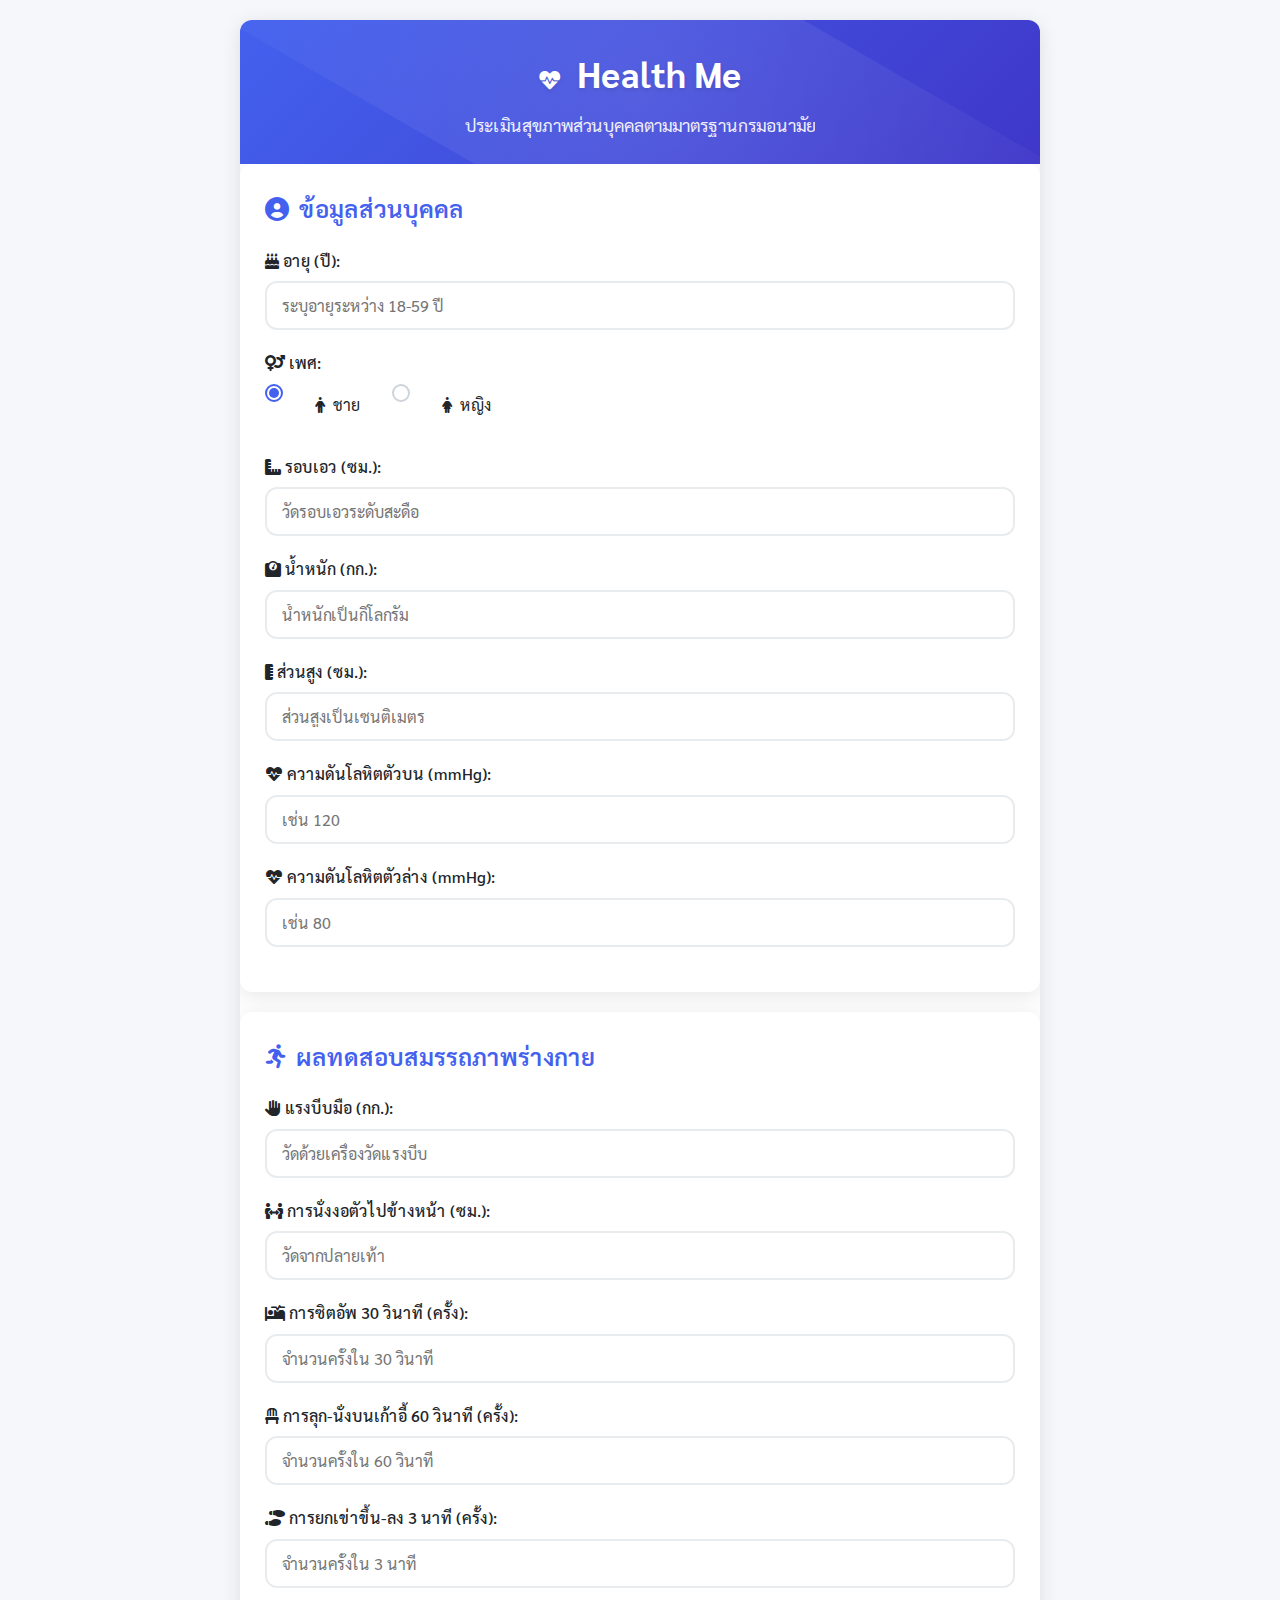
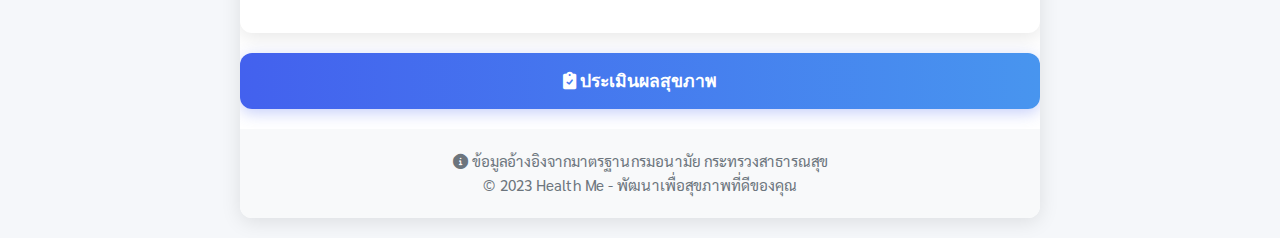
<file: index.html>
<!DOCTYPE html>
<html lang="th">
<head>
    <meta charset="UTF-8">
    <meta name="viewport" content="width=device-width, initial-scale=1.0">
    <title>Health Me - ประเมินสุขภาพส่วนบุคคล</title>
    <link rel="stylesheet" href="style.css">
    <link rel="stylesheet" href="https://cdnjs.cloudflare.com/ajax/libs/font-awesome/6.0.0-beta3/css/all.min.css">
    <link href="https://fonts.googleapis.com/css2?family=Prompt:wght@300;400;500;600;700&family=Sarabun:wght@300;400;500;600;700&display=swap" rel="stylesheet">
    <meta name="theme-color" content="#4361ee">
</head>
<body>
    <div class="container">
        <header>
            <h1><i class="fas fa-heartbeat emoji"></i> Health Me</h1>
            <p>ประเมินสุขภาพส่วนบุคคลตามมาตรฐานกรมอนามัย</p>
        </header>

        <main>
            <section id="personal-info" class="form-section">
                <h2><i class="fas fa-user-circle"></i> ข้อมูลส่วนบุคคล</h2>
                <div class="form-group">
                    <label for="age"><i class="fas fa-birthday-cake"></i> อายุ (ปี):</label>
                    <input type="number" id="age" min="18" max="59" required placeholder="ระบุอายุระหว่าง 18-59 ปี">
                </div>
                <div class="form-group">
                    <label><i class="fas fa-venus-mars"></i> เพศ:</label>
                    <div class="radio-group">
                        <input type="radio" id="male" name="gender" value="male" checked>
                        <label for="male"><i class="fas fa-male"></i> ชาย</label>
                        <input type="radio" id="female" name="gender" value="female">
                        <label for="female"><i class="fas fa-female"></i> หญิง</label>
                    </div>
                </div>
                <div class="form-group">
                    <label for="waist"><i class="fas fa-ruler-combined"></i> รอบเอว (ซม.):</label>
                    <input type="number" id="waist" min="50" max="200" required placeholder="วัดรอบเอวระดับสะดือ">
                </div>
                <div class="form-group">
                    <label for="weight"><i class="fas fa-weight"></i> น้ำหนัก (กก.):</label>
                    <input type="number" id="weight" min="30" max="200" step="0.1" required placeholder="น้ำหนักเป็นกิโลกรัม">
                </div>
                <div class="form-group">
                    <label for="height"><i class="fas fa-ruler-vertical"></i> ส่วนสูง (ซม.):</label>
                    <input type="number" id="height" min="120" max="250" required placeholder="ส่วนสูงเป็นเซนติเมตร">
                </div>
                <div class="form-group">
                    <label for="systolic"><i class="fas fa-heartbeat"></i> ความดันโลหิตตัวบน (mmHg):</label>
                    <input type="number" id="systolic" min="70" max="250" required placeholder="เช่น 120">
                </div>
                <div class="form-group">
                    <label for="diastolic"><i class="fas fa-heartbeat"></i> ความดันโลหิตตัวล่าง (mmHg):</label>
                    <input type="number" id="diastolic" min="40" max="150" required placeholder="เช่น 80">
                </div>
            </section>

            <section id="fitness-test" class="form-section">
                <h2><i class="fas fa-running"></i> ผลทดสอบสมรรถภาพร่างกาย</h2>
                <div class="form-group">
                    <label for="grip-strength"><i class="fas fa-hand-paper"></i> แรงบีบมือ (กก.):</label>
                    <input type="number" id="grip-strength" min="10" max="100" step="0.1" required placeholder="วัดด้วยเครื่องวัดแรงบีบ">
                </div>
                <div class="form-group">
                    <label for="sit-and-reach"><i class="fas fa-people-arrows"></i> การนั่งงอตัวไปข้างหน้า (ซม.):</label>
                    <input type="number" id="sit-and-reach" min="-20" max="50" required placeholder="วัดจากปลายเท้า">
                </div>
                <div class="form-group">
                    <label for="sit-up"><i class="fas fa-procedures"></i> การซิตอัพ 30 วินาที (ครั้ง):</label>
                    <input type="number" id="sit-up" min="0" max="50" required placeholder="จำนวนครั้งใน 30 วินาที">
                </div>
                <div class="form-group">
                    <label for="chair-stand"><i class="fas fa-chair"></i> การลุก-นั่งบนเก้าอี้ 60 วินาที (ครั้ง):</label>
                    <input type="number" id="chair-stand" min="0" max="50" required placeholder="จำนวนครั้งใน 60 วินาที">
                </div>
                <div class="form-group">
                    <label for="step-test"><i class="fas fa-shoe-prints"></i> การยกเข่าขึ้น-ลง 3 นาที (ครั้ง):</label>
                    <input type="number" id="step-test" min="0" max="200" required placeholder="จำนวนครั้งใน 3 นาที">
                </div>
            </section>

            <button id="evaluate-btn" class="primary-btn">
                <i class="fas fa-clipboard-check"></i> ประเมินผลสุขภาพ
            </button>

            <section id="results" class="hidden">
                <h2><i class="fas fa-chart-line"></i> ผลการประเมิน</h2>
                
                <div id="bmi-result" class="result-card">
                    <h3><i class="fas fa-weight"></i> ดัชนีมวลกาย (BMI)</h3>
                    <div class="result-content"></div>
                </div>
                
                <div id="waist-result" class="result-card">
                    <h3><i class="fas fa-ruler-combined"></i> รอบเอว</h3>
                    <div class="result-content"></div>
                </div>
                
                <div id="blood-pressure-result" class="result-card">
                    <h3><i class="fas fa-heartbeat"></i> ความดันโลหิต</h3>
                    <div class="result-content"></div>
                </div>
                
                <div id="fitness-results" class="fitness-results">
                    <h3 style="grid-column: 1 / -1;"><i class="fas fa-running"></i> สมรรถภาพร่างกาย</h3>
                    
                    <div id="grip-strength-result" class="result-card">
                        <h4><i class="fas fa-hand-paper"></i> แรงบีบมือ</h4>
                        <div class="result-content"></div>
                    </div>
                    
                    <div id="sit-and-reach-result" class="result-card">
                        <h4><i class="fas fa-people-arrows"></i> การนั่งงอตัวไปข้างหน้า</h4>
                        <div class="result-content"></div>
                    </div>
                    
                    <div id="sit-up-result" class="result-card">
                        <h4><i class="fas fa-procedures"></i> การซิตอัพ 30 วินาที</h4>
                        <div class="result-content"></div>
                    </div>
                    
                    <div id="chair-stand-result" class="result-card">
                        <h4><i class="fas fa-chair"></i> การลุก-นั่งบนเก้าอี้ 60 วินาที</h4>
                        <div class="result-content"></div>
                    </div>
                    
                    <div id="step-test-result" class="result-card">
                        <h4><i class="fas fa-shoe-prints"></i> การยกเข่าขึ้น-ลง 3 นาที</h4>
                        <div class="result-content"></div>
                    </div>
                </div>
            </section>
        </main>

        <footer>
            <p><i class="fas fa-info-circle"></i> ข้อมูลอ้างอิงจากมาตรฐานกรมอนามัย กระทรวงสาธารณสุข</p>
            <p>© 2023 Health Me - พัฒนาเพื่อสุขภาพที่ดีของคุณ</p>
        </footer>
    </div>

    <script src="script.js"></script>
</body>
</html>
</file>
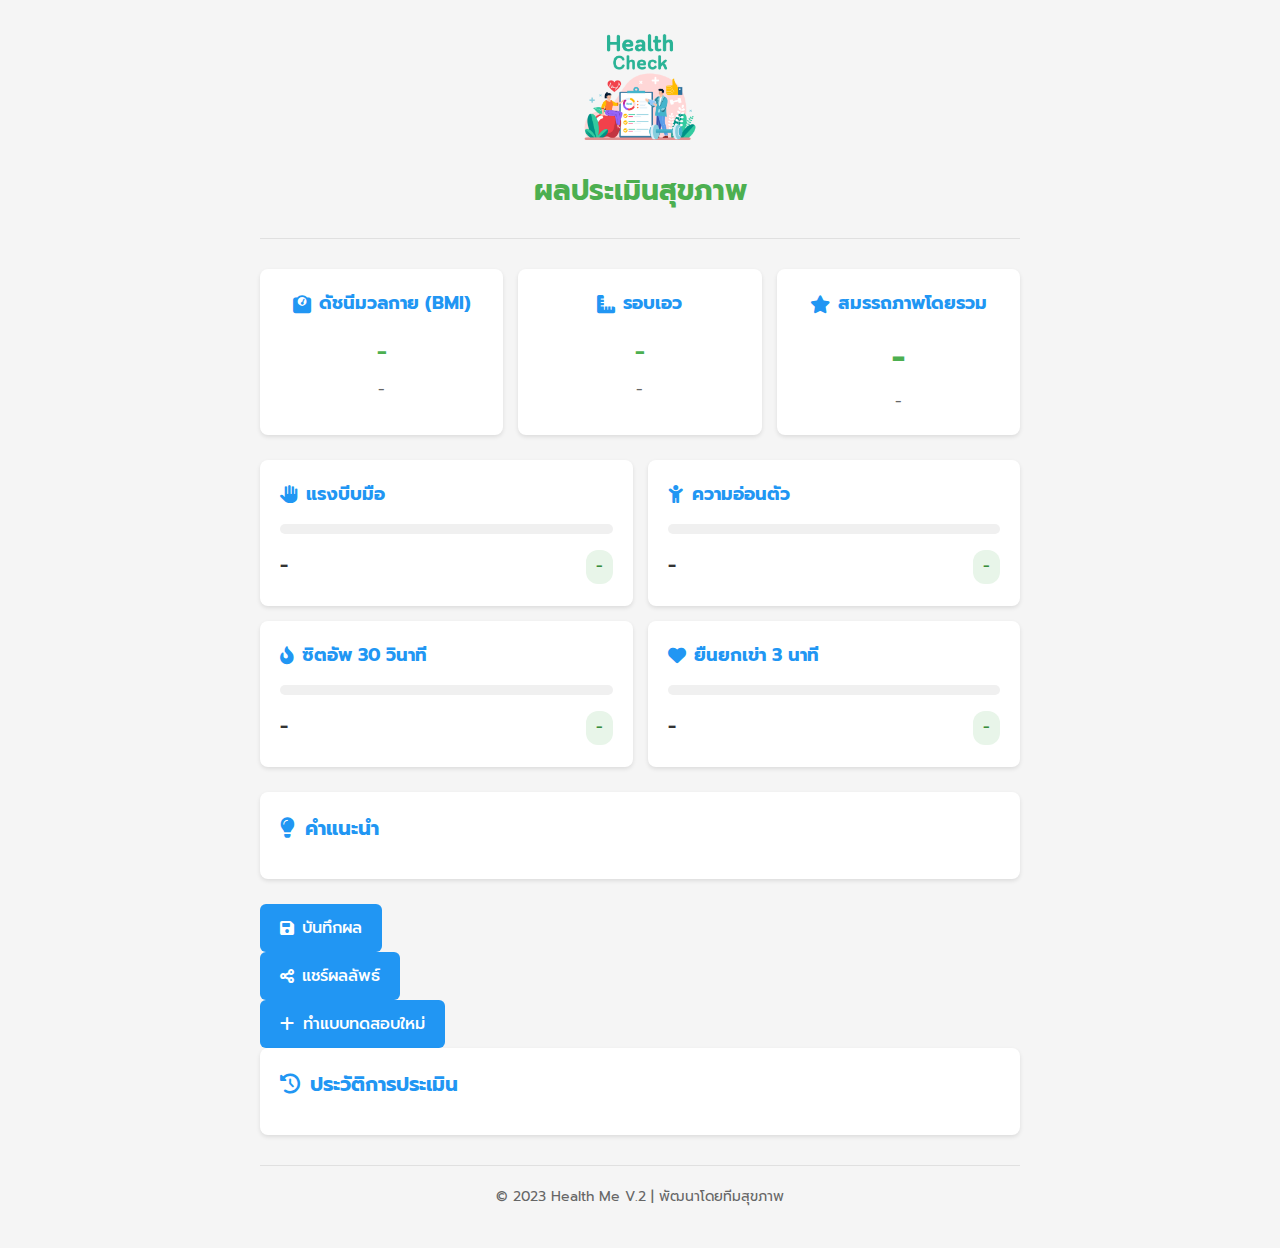
<file: results.html>
<!DOCTYPE html>
<html lang="th">
<head>
    <meta charset="UTF-8">
    <meta name="viewport" content="width=device-width, initial-scale=1.0">
    <title>ผลประเมินสุขภาพ - Health Me V.2</title>
    <link href="https://fonts.googleapis.com/css2?family=Prompt:wght@300;400;500;600&display=swap" rel="stylesheet">
    <link rel="stylesheet" href="https://cdnjs.cloudflare.com/ajax/libs/font-awesome/6.0.0-beta3/css/all.min.css">
    <link rel="stylesheet" href="css/style.css">
    <link rel="icon" href="assets/favicon.ico">
</head>
<body>
    <div class="container">
        <header>
            <img src="assets/logo.png" alt="Health Me Logo" class="logo">
            <h1>ผลประเมินสุขภาพ</h1>
            <div class="result-date" id="resultDate"></div>
        </header>
        
        <main>
            <div class="result-summary">
                <div class="summary-card" id="bmiResult">
                    <h3><i class="fas fa-weight"></i> ดัชนีมวลกาย (BMI)</h3>
                    <div class="result-value">-</div>
                    <div class="result-category">-</div>
                </div>
                
                <div class="summary-card" id="waistResult">
                    <h3><i class="fas fa-ruler-combined"></i> รอบเอว</h3>
                    <div class="result-value">-</div>
                    <div class="result-category">-</div>
                </div>
                
                <div class="summary-card" id="overallResult">
                    <h3><i class="fas fa-star"></i> สมรรถภาพโดยรวม</h3>
                    <div class="overall-score">-</div>
                    <div class="result-category">-</div>
                </div>
            </div>
            
            <div class="result-details">
                <div class="result-card" id="gripResult">
                    <h3><i class="fas fa-hand-paper"></i> แรงบีบมือ</h3>
                    <div class="result-meter">
                        <div class="meter-bar" style="width: 0%"></div>
                    </div>
                    <div class="result-detail">
                        <span class="result-value">-</span>
                        <span class="result-category">-</span>
                    </div>
                </div>
                
                <div class="result-card" id="flexibilityResult">
                    <h3><i class="fas fa-child"></i> ความอ่อนตัว</h3>
                    <div class="result-meter">
                        <div class="meter-bar" style="width: 0%"></div>
                    </div>
                    <div class="result-detail">
                        <span class="result-value">-</span>
                        <span class="result-category">-</span>
                    </div>
                </div>
                
                <div class="result-card" id="abdominalResult">
                    <h3><i class="fas fa-fire-alt"></i> ซิตอัพ 30 วินาที</h3>
                    <div class="result-meter">
                        <div class="meter-bar" style="width: 0%"></div>
                    </div>
                    <div class="result-detail">
                        <span class="result-value">-</span>
                        <span class="result-category">-</span>
                    </div>
                </div>
                
                <div class="result-card" id="cardioResult">
                    <h3><i class="fas fa-heart"></i> ยืนยกเข่า 3 นาที</h3>
                    <div class="result-meter">
                        <div class="meter-bar" style="width: 0%"></div>
                    </div>
                    <div class="result-detail">
                        <span class="result-value">-</span>
                        <span class="result-category">-</span>
                    </div>
                </div>
            </div>
            
            <div class="recommendations">
                <h2><i class="fas fa-lightbulb"></i> คำแนะนำ</h2>
                <ul id="recommendationList"></ul>
            </div>
            
            <div class="result-actions">
                <button id="saveResult" class="btn-action">
                    <i class="fas fa-save"></i> บันทึกผล
                </button>
                <button id="shareResult" class="btn-action">
                    <i class="fas fa-share-alt"></i> แชร์ผลลัพธ์
                </button>
                <button id="newTest" class="btn-action">
                    <i class="fas fa-plus"></i> ทำแบบทดสอบใหม่
                </button>
            </div>
            
            <div class="history-section" id="historySection">
                <h2><i class="fas fa-history"></i> ประวัติการประเมิน</h2>
                <div class="history-list" id="historyList"></div>
            </div>
        </main>
        
        <footer>
            <p>© 2023 Health Me V.2 | พัฒนาโดยทีมสุขภาพ</p>
        </footer>
    </div>
    
    <script src="js/data.js"></script>
    <script src="js/chart.js"></script>
    <script src="js/main.js"></script>
</body>
</html>
</file>
<file: style.css>
:root {
  /* สีใหม่ที่ทันสมัยและเป็นมิตร */
  --primary-color: #4361ee; /* สีน้ำเงินที่สดใส */
  --secondary-color: #3f37c9; /* สีน้ำเงินเข้ม */
  --accent-color: #4895ef; /* สีน้ำเงินอ่อน */
  --success-color: #4cc9f0; /* สีฟ้าอมเขียว */
  --danger-color: #f72585; /* สีชมพูแดง */
  --warning-color: #f8961e; /* สีส้ม */
  --info-color: #90e0ef; /* สีฟ้าอ่อน */
  --light-color: #f8f9fa; /* สีพื้นหลังอ่อน */
  --dark-color: #212529; /* สีข้อความเข้ม */
  --gray-color: #6c757d; /* สีเทาสำหรับข้อความรอง */
  
  /* ตัวแปรเพิ่มเติม */
  --border-radius: 12px;
  --box-shadow: 0 4px 20px rgba(0, 0, 0, 0.1);
  --transition: all 0.3s ease;
}

/* ฟอนต์ที่ทันสมัยจาก Google Fonts */
@import url('https://fonts.googleapis.com/css2?family=Prompt:wght@300;400;500;600;700&family=Sarabun:wght@300;400;500;600;700&display=swap');

* {
  margin: 0;
  padding: 0;
  box-sizing: border-box;
}

body {
  font-family: 'Sarabun', 'Prompt', sans-serif;
  line-height: 1.6;
  color: var(--dark-color);
  background-color: #f5f7fa;
  padding: 20px;
}

.container {
  max-width: 800px;
  margin: 0 auto;
  background-color: white;
  border-radius: var(--border-radius);
  box-shadow: var(--box-shadow);
  overflow: hidden;
}

header {
  background: linear-gradient(135deg, var(--primary-color), var(--secondary-color));
  color: white;
  padding: 25px 20px;
  text-align: center;
  position: relative;
  overflow: hidden;
}

header::before {
  content: "";
  position: absolute;
  top: -50%;
  left: -50%;
  width: 200%;
  height: 200%;
  background: radial-gradient(circle, rgba(255,255,255,0.1) 0%, rgba(255,255,255,0) 70%);
  transform: rotate(30deg);
}

header h1 {
  font-size: 2.2rem;
  margin-bottom: 10px;
  font-weight: 700;
  position: relative;
  text-shadow: 0 2px 4px rgba(0,0,0,0.1);
}

header p {
  font-size: 1.1rem;
  opacity: 0.9;
  position: relative;
}

.form-section {
  background-color: white;
  padding: 25px;
  margin-bottom: 20px;
  border-radius: var(--border-radius);
  box-shadow: var(--box-shadow);
  transition: var(--transition);
}

.form-section:hover {
  box-shadow: 0 6px 25px rgba(0, 0, 0, 0.12);
}

.form-section h2 {
  margin-bottom: 20px;
  color: var(--primary-color);
  font-size: 1.5rem;
  font-weight: 600;
  display: flex;
  align-items: center;
  gap: 10px;
}

.form-group {
  margin-bottom: 20px;
}

.form-group label {
  display: block;
  margin-bottom: 8px;
  font-weight: 500;
  color: var(--dark-color);
  font-size: 1rem;
}

.form-group input[type="number"],
.form-group input[type="text"] {
  width: 100%;
  padding: 12px 15px;
  border: 2px solid #e9ecef;
  border-radius: var(--border-radius);
  font-size: 1rem;
  font-family: inherit;
  transition: var(--transition);
}

.form-group input[type="number"]:focus,
.form-group input[type="text"]:focus {
  border-color: var(--accent-color);
  outline: none;
  box-shadow: 0 0 0 3px rgba(67, 97, 238, 0.2);
}

.radio-group {
  display: flex;
  gap: 20px;
}

.radio-group label {
  display: flex;
  align-items: center;
  gap: 8px;
  font-weight: normal;
  cursor: pointer;
  padding: 8px 12px;
  border-radius: var(--border-radius);
  transition: var(--transition);
}

.radio-group label:hover {
  background-color: rgba(72, 149, 239, 0.1);
}

.radio-group input[type="radio"] {
  appearance: none;
  width: 18px;
  height: 18px;
  border: 2px solid #ced4da;
  border-radius: 50%;
  transition: var(--transition);
  position: relative;
  cursor: pointer;
}

.radio-group input[type="radio"]:checked {
  border-color: var(--primary-color);
}

.radio-group input[type="radio"]:checked::after {
  content: "";
  position: absolute;
  top: 50%;
  left: 50%;
  transform: translate(-50%, -50%);
  width: 10px;
  height: 10px;
  background-color: var(--primary-color);
  border-radius: 50%;
}

.primary-btn {
  display: block;
  width: 100%;
  padding: 14px;
  background: linear-gradient(to right, var(--primary-color), var(--accent-color));
  color: white;
  border: none;
  border-radius: var(--border-radius);
  font-size: 1.1rem;
  font-weight: 600;
  cursor: pointer;
  transition: var(--transition);
  box-shadow: 0 4px 15px rgba(67, 97, 238, 0.3);
  margin: 20px 0;
}

.primary-btn:hover {
  transform: translateY(-2px);
  box-shadow: 0 6px 20px rgba(67, 97, 238, 0.4);
}

.primary-btn:active {
  transform: translateY(0);
}

.hidden {
  display: none;
}

.result-card {
  background-color: white;
  padding: 20px;
  margin-bottom: 20px;
  border-radius: var(--border-radius);
  box-shadow: var(--box-shadow);
  transition: var(--transition);
}

.result-card:hover {
  transform: translateY(-3px);
  box-shadow: 0 8px 25px rgba(0, 0, 0, 0.12);
}

.result-card h3, .result-card h4 {
  margin-bottom: 15px;
  color: var(--primary-color);
  font-size: 1.3rem;
  display: flex;
  align-items: center;
  gap: 10px;
}

.result-content {
  padding: 15px;
  border-radius: var(--border-radius);
  background-color: var(--light-color);
  line-height: 1.7;
}

footer {
  text-align: center;
  padding: 20px;
  background-color: var(--light-color);
  color: var(--gray-color);
  font-size: 0.95rem;
}

/* สไตล์ผลลัพธ์ตามสถานะ */
.normal {
  background-color: #f0f9ff;
  border-left: 5px solid var(--success-color);
}

.warning {
  background-color: #fff4e6;
  border-left: 5px solid var(--warning-color);
}

.danger {
  background-color: #ffebee;
  border-left: 5px solid var(--danger-color);
}

.info {
  background-color: #e6f7ff;
  border-left: 5px solid var(--info-color);
}

/* สไตล์อิโมจิ */
.emoji {
  font-size: 1.3rem;
  margin-right: 8px;
}

/* Responsive design */
@media (max-width: 768px) {
  body {
    padding: 10px;
  }
  
  .form-section {
    padding: 20px 15px;
  }
  
  header h1 {
    font-size: 1.8rem;
  }
  
  .radio-group {
    flex-direction: column;
    gap: 10px;
  }
}

/* Animation */
@keyframes fadeIn {
  from { opacity: 0; transform: translateY(10px); }
  to { opacity: 1; transform: translateY(0); }
}

#results {
  animation: fadeIn 0.5s ease-out;
}

/* เพิ่มสไตล์สำหรับผลลัพธ์ย่อย */
.fitness-results {
  display: grid;
  grid-template-columns: repeat(auto-fill, minmax(300px, 1fr));
  gap: 15px;
  margin-top: 20px;
}

/* ปรับปรุงการแสดงผลบนมือถือ */
@media (max-width: 480px) {
  .fitness-results {
    grid-template-columns: 1fr;
  }
  
  .result-card h3 {
    font-size: 1.2rem;
  }
  
  .result-content {
    padding: 12px;
    font-size: 0.95rem;
  }
}

/* ปุ่มย้อนกลับ (ถ้าต้องการเพิ่ม) */
.back-btn {
  display: inline-block;
  padding: 10px 20px;
  background-color: var(--light-color);
  color: var(--primary-color);
  border: 1px solid var(--primary-color);
  border-radius: var(--border-radius);
  text-decoration: none;
  font-weight: 500;
  transition: var(--transition);
  margin-top: 20px;
}

.back-btn:hover {
  background-color: var(--primary-color);
  color: white;
}
</file>
<file: css/style.css>
:root {
    --primary-color: #4CAF50;
    --primary-dark: #388E3C;
    --secondary-color: #2196F3;
    --secondary-dark: #1976D2;
    --accent-color: #FFC107;
    --accent-dark: #FFA000;
    --danger-color: #F44336;
    --warning-color: #FF9800;
    --text-color: #333;
    --text-light: #666;
    --light-bg: #f5f5f5;
    --card-bg: #ffffff;
    --border-color: #e0e0e0;
}

* {
    box-sizing: border-box;
    margin: 0;
    padding: 0;
}

body {
    font-family: 'Prompt', sans-serif;
    line-height: 1.6;
    color: var(--text-color);
    background-color: var(--light-bg);
    margin: 0;
    padding: 0;
}

.container {
    max-width: 800px;
    margin: 0 auto;
    padding: 20px;
}

header {
    text-align: center;
    margin-bottom: 30px;
    padding-bottom: 20px;
    border-bottom: 1px solid var(--border-color);
}

.logo {
    width: 120px;
    height: auto;
    margin-bottom: 10px;
}

h1 {
    color: var(--primary-color);
    margin: 10px 0 5px;
    font-size: 28px;
}

.tagline {
    color: var(--text-light);
    font-size: 16px;
    font-weight: 300;
}

.result-date {
    color: var(--text-light);
    font-size: 14px;
    margin-top: 5px;
}

/* Form Styles */
form {
    background: var(--card-bg);
    border-radius: 8px;
    padding: 20px;
    box-shadow: 0 2px 4px rgba(0,0,0,0.1);
    margin-bottom: 30px;
}

.form-section {
    margin-bottom: 25px;
}

.form-section h2 {
    color: var(--secondary-color);
    font-size: 20px;
    margin-bottom: 15px;
    padding-bottom: 8px;
    border-bottom: 1px solid var(--border-color);
    display: flex;
    align-items: center;
    gap: 10px;
}

.form-group {
    margin-bottom: 15px;
}

label {
    display: block;
    margin-bottom: 5px;
    font-weight: 500;
    color: var(--text-color);
}

input[type="number"],
input[type="text"] {
    width: 100%;
    padding: 12px 15px;
    border: 1px solid var(--border-color);
    border-radius: 6px;
    font-size: 16px;
    font-family: 'Prompt', sans-serif;
    transition: border-color 0.3s;
}

input[type="number"]:focus,
input[type="text"]:focus {
    outline: none;
    border-color: var(--primary-color);
    box-shadow: 0 0 0 2px rgba(76, 175, 80, 0.2);
}

.hint {
    color: var(--text-light);
    font-size: 13px;
    margin-left: 5px;
}

.radio-group {
    display: flex;
    gap: 15px;
    margin-top: 8px;
}

.radio-group label {
    display: flex;
    align-items: center;
    gap: 8px;
    font-weight: normal;
    cursor: pointer;
}

.radio-group input[type="radio"] {
    margin: 0;
}

.form-actions {
    display: flex;
    gap: 10px;
    margin-top: 20px;
}

/* Button Styles */
button {
    font-family: 'Prompt', sans-serif;
    font-weight: 500;
    border: none;
    border-radius: 6px;
    padding: 12px 20px;
    font-size: 16px;
    cursor: pointer;
    transition: all 0.3s;
    display: flex;
    align-items: center;
    justify-content: center;
    gap: 8px;
}

.btn-submit {
    background-color: var(--primary-color);
    color: white;
    flex: 1;
}

.btn-submit:hover {
    background-color: var(--primary-dark);
}

.btn-reset {
    background-color: #f0f0f0;
    color: var(--text-color);
    flex: 1;
}

.btn-reset:hover {
    background-color: #e0e0e0;
}

.btn-action {
    background-color: var(--secondary-color);
    color: white;
    flex: 1;
}

.btn-action:hover {
    background-color: var(--secondary-dark);
}

/* Result Styles */
.result-summary {
    display: grid;
    grid-template-columns: repeat(auto-fit, minmax(200px, 1fr));
    gap: 15px;
    margin-bottom: 25px;
}

.summary-card {
    background: var(--card-bg);
    border-radius: 8px;
    padding: 20px;
    box-shadow: 0 2px 4px rgba(0,0,0,0.1);
    text-align: center;
}

.summary-card h3 {
    color: var(--secondary-color);
    font-size: 18px;
    margin-bottom: 15px;
    display: flex;
    align-items: center;
    justify-content: center;
    gap: 8px;
}

.result-value {
    font-size: 24px;
    font-weight: 600;
    margin-bottom: 5px;
    color: var(--primary-color);
}

.overall-score {
    font-size: 32px;
    font-weight: 700;
    margin-bottom: 5px;
    color: var(--primary-color);
}

.result-category {
    font-size: 16px;
    color: var(--text-light);
}

.result-details {
    display: grid;
    grid-template-columns: 1fr;
    gap: 15px;
    margin-bottom: 25px;
}

@media (min-width: 600px) {
    .result-details {
        grid-template-columns: repeat(2, 1fr);
    }
}

.result-card {
    background: var(--card-bg);
    border-radius: 8px;
    padding: 20px;
    box-shadow: 0 2px 4px rgba(0,0,0,0.1);
}

.result-card h3 {
    color: var(--secondary-color);
    font-size: 18px;
    margin-bottom: 15px;
    display: flex;
    align-items: center;
    gap: 8px;
}

.result-meter {
    height: 10px;
    background-color: #f0f0f0;
    border-radius: 5px;
    margin-bottom: 15px;
    overflow: hidden;
}

.meter-bar {
    height: 100%;
    background-color: var(--primary-color);
    width: 0;
    transition: width 0.5s ease;
}

.result-detail {
    display: flex;
    justify-content: space-between;
    align-items: center;
}

.result-detail .result-value {
    font-size: 20px;
    font-weight: 600;
    color: var(--text-color);
}

.result-detail .result-category {
    font-size: 16px;
    font-weight: 500;
    padding: 4px 10px;
    border-radius: 12px;
    background-color: #e8f5e9;
    color: var(--primary-dark);
}

/* Recommendations */
.recommendations {
    background: var(--card-bg);
    border-radius: 8px;
    padding: 20px;
    box-shadow: 0 2px 4px rgba(0,0,0,0.1);
    margin-bottom: 25px;
}

.recommendations h2 {
    color: var(--secondary-color);
    font-size: 20px;
    margin-bottom: 15px;
    display: flex;
    align-items: center;
    gap: 10px;
}

.recommendations ul {
    list-style-type: none;
}

.recommendations li {
    padding: 8px 0;
    border-bottom: 1px solid var(--border-color);
    display: flex;
    align-items: flex-start;
    gap: 10px;
}

.recommendations li:last-child {
    border-bottom: none;
}

.recommendations li::before {
    content: "•";
    color: var(--primary-color);
    font-weight: bold;
    font-size: 20px;
    line-height: 1;
}

/* History */
.history-section {
    background: var(--card-bg);
    border-radius: 8px;
    padding: 20px;
    box-shadow: 0 2px 4px rgba(0,0,0,0.1);
    margin-bottom: 25px;
}

.history-section h2 {
    color: var(--secondary-color);
    font-size: 20px;
    margin-bottom: 15px;
    display: flex;
    align-items: center;
    gap: 10px;
}

.history-list {
    display: grid;
    gap: 10px;
}

.history-item {
    padding: 12px 15px;
    border: 1px solid var(--border-color);
    border-radius: 6px;
    display: flex;
    justify-content: space-between;
    align-items: center;
    cursor: pointer;
    transition: all 0.3s;
}

.history-item:hover {
    border-color: var(--primary-color);
    background-color: #f5f5f5;
}

.history-date {
    font-weight: 500;
}

.history-score {
    font-weight: 600;
    color: var(--primary-color);
}

/* Footer */
footer {
    text-align: center;
    padding: 20px 0;
    color: var(--text-light);
    font-size: 14px;
    border-top: 1px solid var(--border-color);
    margin-top: 30px;
}

/* Utility Classes */
.text-success {
    color: var(--primary-color);
}

.text-warning {
    color: var(--warning-color);
}

.text-danger {
    color: var(--danger-color);
}

.bg-success {
    background-color: #e8f5e9 !important;
    color: var(--primary-dark) !important;
}

.bg-warning {
    background-color: #fff8e1 !important;
    color: var(--warning-color) !important;
}

.bg-danger {
    background-color: #ffebee !important;
    color: var(--danger-color) !important;
}

/* Responsive Design */
@media (max-width: 600px) {
    .container {
        padding: 15px;
    }
    
    .logo {
        width: 80px;
    }
    
    h1 {
        font-size: 24px;
    }
    
    .result-summary {
        grid-template-columns: 1fr;
    }
    
    .form-actions {
        flex-direction: column;
    }
    
    button {
        width: 100%;
    }
}
</file>
